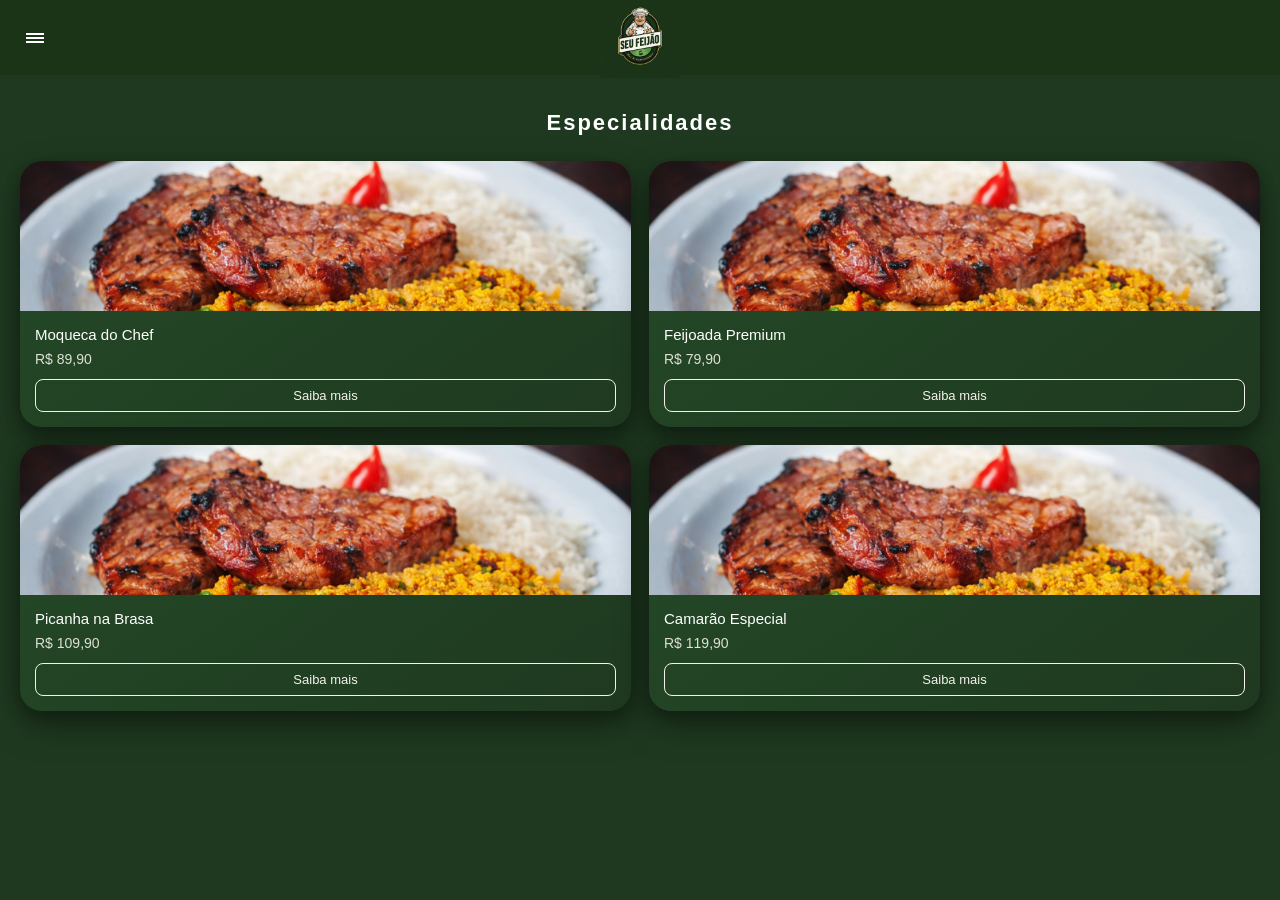
<file: index.html>
<!DOCTYPE html>
<html lang="pt-BR">
<head>
  <meta charset="UTF-8">
  <meta name="viewport" content="width=device-width, initial-scale=1.0">
  <title>Seu Feijão</title>
  <link rel="stylesheet" href="style.css">
</head>
<body>

<header class="header">
  <button class="menu-btn" id="menuBtn">
    <span></span>
    <span></span>
    <span></span>
  </button>

  <img src="images/logo.png" alt="Seu Feijão" class="logo">
</header>

<section class="especialidades" id="especialidades">

  <h2 class="section-title">Especialidades</h2>

  <div class="grid">

    <div class="card">
      <img src="images/prato1.png" alt="Moqueca do Chef">
      <div class="card-content">
        <h3>Moqueca do Chef</h3>
        <p class="price">R$ 89,90</p>
        <button class="btn">Saiba mais</button>
      </div>
    </div>

    <div class="card">
      <img src="images/prato1.png" alt="Feijoada Premium">
      <div class="card-content">
        <h3>Feijoada Premium</h3>
        <p class="price">R$ 79,90</p>
        <button class="btn">Saiba mais</button>
      </div>
    </div>

    <div class="card">
      <img src="images/prato1.png" alt="Picanha na Brasa">
      <div class="card-content">
        <h3>Picanha na Brasa</h3>
        <p class="price">R$ 109,90</p>
        <button class="btn">Saiba mais</button>
      </div>
    </div>

    <div class="card">
      <img src="images/prato1.png" alt="Camarão Especial">
      <div class="card-content">
        <h3>Camarão Especial</h3>
        <p class="price">R$ 119,90</p>
        <button class="btn">Saiba mais</button>
      </div>
    </div>

  </div>
</section>

<nav class="side-menu" id="sideMenu">
  <ul>
    <li><a href="#especialidades">Especialidades</a></li>
    <li><a href="#entradas">Entradas</a></li>
    <li><a href="#pratos">Pratos</a></li>
    <li><a href="#drinks">Drinks</a></li>
    <li><a href="#sobremesas">Sobremesas</a></li>
  </ul>
</nav>

<div class="overlay" id="overlay"></div>

<div class="modal" id="modal">
  <div class="modal-content">

    <button class="close-btn" id="closeModal">&times;</button>

    <img src="images/prato1.png" alt="Moqueca do Chef" class="modal-img">

    <div class="modal-body">

      <h2>Moqueca do Chef</h2>
      <p class="modal-price">R$ 89,90</p>

      <div class="divider"></div>

      <h3>Descrição</h3>
      <p>
        Moqueca tradicional com peixe fresco, leite de coco e temperos regionais.
      </p>

      <h3>Description</h3>
      <p>
        Traditional Brazilian fish stew with coconut milk and regional spices.
      </p>

      <h3>Ingredientes</h3>
      <p>
        Peixe, leite de coco, pimentões, cebola, coentro.
      </p>

      <h3>Ingredients</h3>
      <p>
        Fish, coconut milk, bell peppers, onion, coriander.
      </p>

      <div class="allergy-box">
        <strong>Atenção / Allergy Notice</strong>
        <p>
          Contém peixe e pode conter traços de crustáceos.
          <br>
          Contains fish and may contain traces of shellfish.
        </p>
      </div>

    </div>
  </div>
</div>

<script src="script.js"></script>
</body>
</html>
</file>
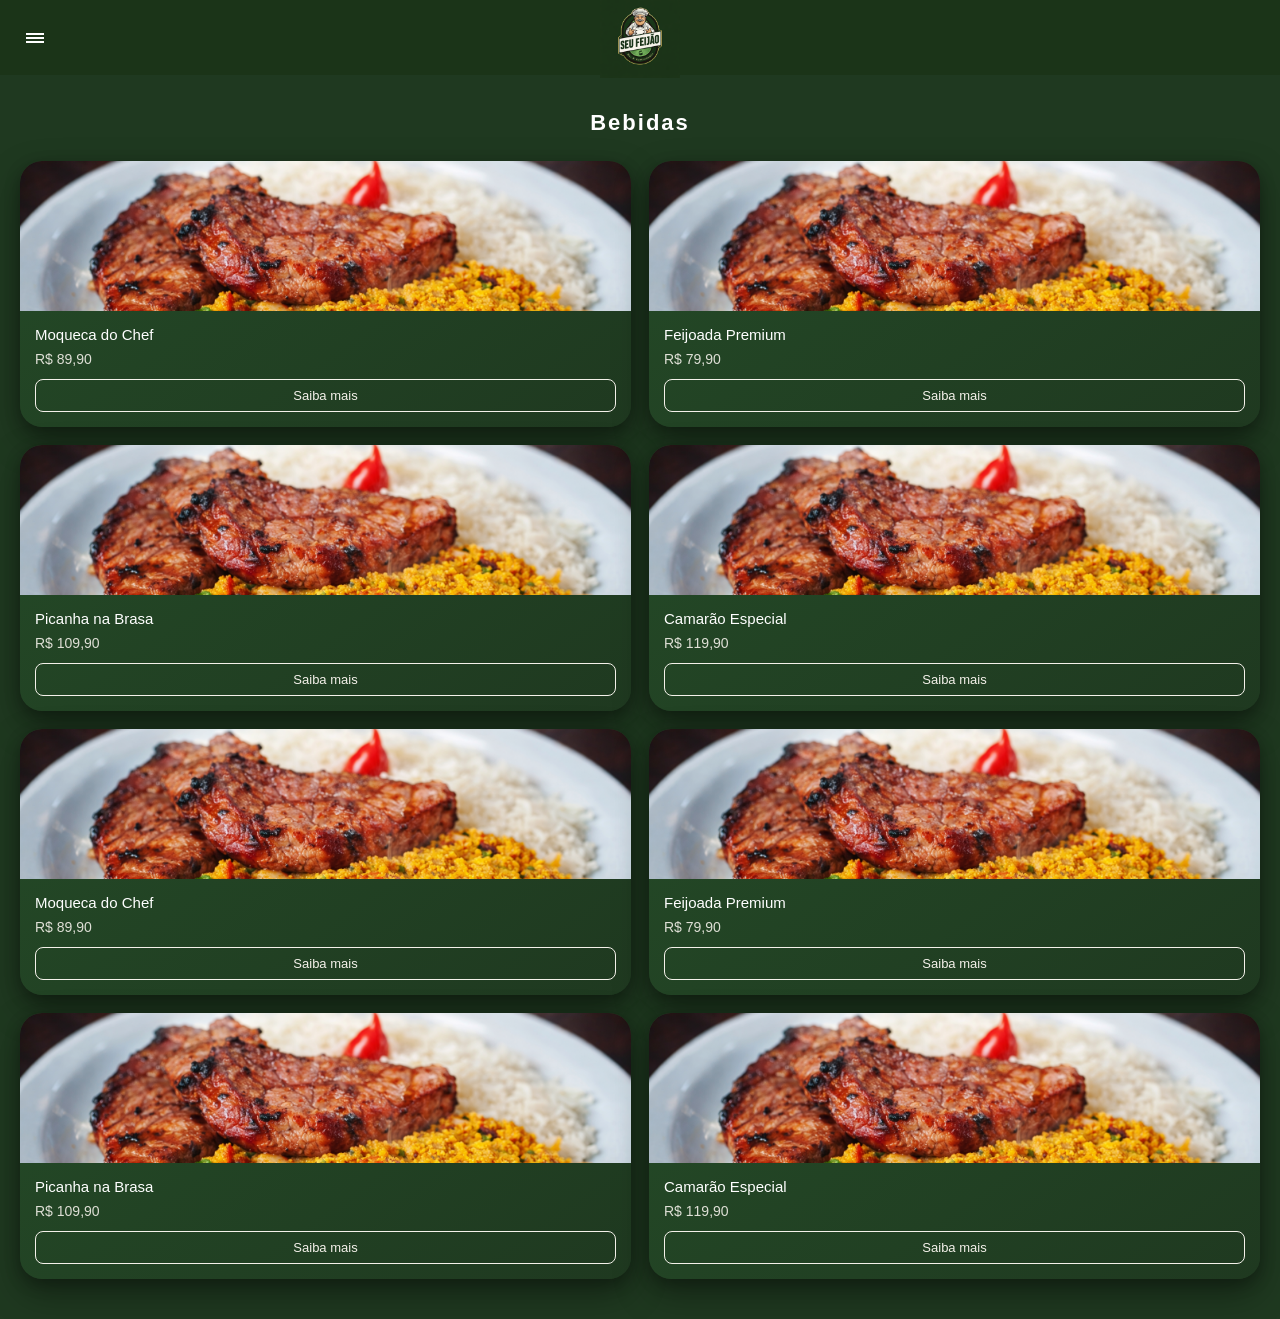
<file: drinks.html>
<!DOCTYPE html>
<html lang="pt-BR">
<head>
  <meta charset="UTF-8">
  <meta name="viewport" content="width=device-width, initial-scale=1.0">
  <title>Seu Feijão</title>
  <link rel="stylesheet" href="style.css">
</head>
<body>

<header class="header">
  <button class="menu-btn" id="menuBtn">
    <span></span>
    <span></span>
    <span></span>
  </button>

  <img src="images/logo.png" alt="Seu Feijão" class="logo">
</header>

<section class="especialidades" id="especialidades">

  <h2 class="section-title">Bebidas</h2>

  <div class="grid">

    <div class="card">
      <img src="images/prato1.png" alt="Moqueca do Chef">
      <div class="card-content">
        <h3>Moqueca do Chef</h3>
        <p class="price">R$ 89,90</p>
        <button class="btn">Saiba mais</button>
      </div>
    </div>

    <div class="card">
      <img src="images/prato1.png" alt="Feijoada Premium">
      <div class="card-content">
        <h3>Feijoada Premium</h3>
        <p class="price">R$ 79,90</p>
        <button class="btn">Saiba mais</button>
      </div>
    </div>

    <div class="card">
      <img src="images/prato1.png" alt="Picanha na Brasa">
      <div class="card-content">
        <h3>Picanha na Brasa</h3>
        <p class="price">R$ 109,90</p>
        <button class="btn">Saiba mais</button>
      </div>
    </div>

    <div class="card">
      <img src="images/prato1.png" alt="Camarão Especial">
      <div class="card-content">
        <h3>Camarão Especial</h3>
        <p class="price">R$ 119,90</p>
        <button class="btn">Saiba mais</button>
      </div>
    </div>

        <div class="card">
      <img src="images/prato1.png" alt="Moqueca do Chef">
      <div class="card-content">
        <h3>Moqueca do Chef</h3>
        <p class="price">R$ 89,90</p>
        <button class="btn">Saiba mais</button>
      </div>
    </div>

    <div class="card">
      <img src="images/prato1.png" alt="Feijoada Premium">
      <div class="card-content">
        <h3>Feijoada Premium</h3>
        <p class="price">R$ 79,90</p>
        <button class="btn">Saiba mais</button>
      </div>
    </div>

    <div class="card">
      <img src="images/prato1.png" alt="Picanha na Brasa">
      <div class="card-content">
        <h3>Picanha na Brasa</h3>
        <p class="price">R$ 109,90</p>
        <button class="btn">Saiba mais</button>
      </div>
    </div>

    <div class="card">
      <img src="images/prato1.png" alt="Camarão Especial">
      <div class="card-content">
        <h3>Camarão Especial</h3>
        <p class="price">R$ 119,90</p>
        <button class="btn">Saiba mais</button>
      </div>
    </div>

  </div>
</section>

<nav class="side-menu" id="sideMenu">
  <ul>
    <li><a href="index.html">Especialidades</a></li>
    <li><a href="entradas.html">Entradas</a></li>
    <li><a href="pratos.html">Pratos</a></li>
    <li><a href="drinks.html">Drinks</a></li>
    <li><a href="sobremesa.html">Sobremesas</a></li>
  </ul>
</nav>

<div class="overlay" id="overlay"></div>

<div class="modal" id="modal">
  <div class="modal-content">

    <button class="close-btn" id="closeModal">&times;</button>

    <img src="images/prato1.png" alt="Moqueca do Chef" class="modal-img">

    <div class="modal-body">

      <h2>Moqueca do Chef</h2>
      <p class="modal-price">R$ 89,90</p>

      <div class="divider"></div>

      <h3>Descrição</h3>
      <p>
        Moqueca tradicional com peixe fresco, leite de coco e temperos regionais.
      </p>

      <h3>Description</h3>
      <p>
        Traditional Brazilian fish stew with coconut milk and regional spices.
      </p>

      <h3>Ingredientes</h3>
      <p>
        Peixe, leite de coco, pimentões, cebola, coentro.
      </p>

      <h3>Ingredients</h3>
      <p>
        Fish, coconut milk, bell peppers, onion, coriander.
      </p>

      <div class="allergy-box">
        <strong>Atenção / Allergy Notice</strong>
        <p>
          Contém peixe e pode conter traços de crustáceos.
          <br>
          Contains fish and may contain traces of shellfish.
        </p>
      </div>

    </div>
  </div>
</div>

<script src="script.js"></script>
</body>
</html>
</file>
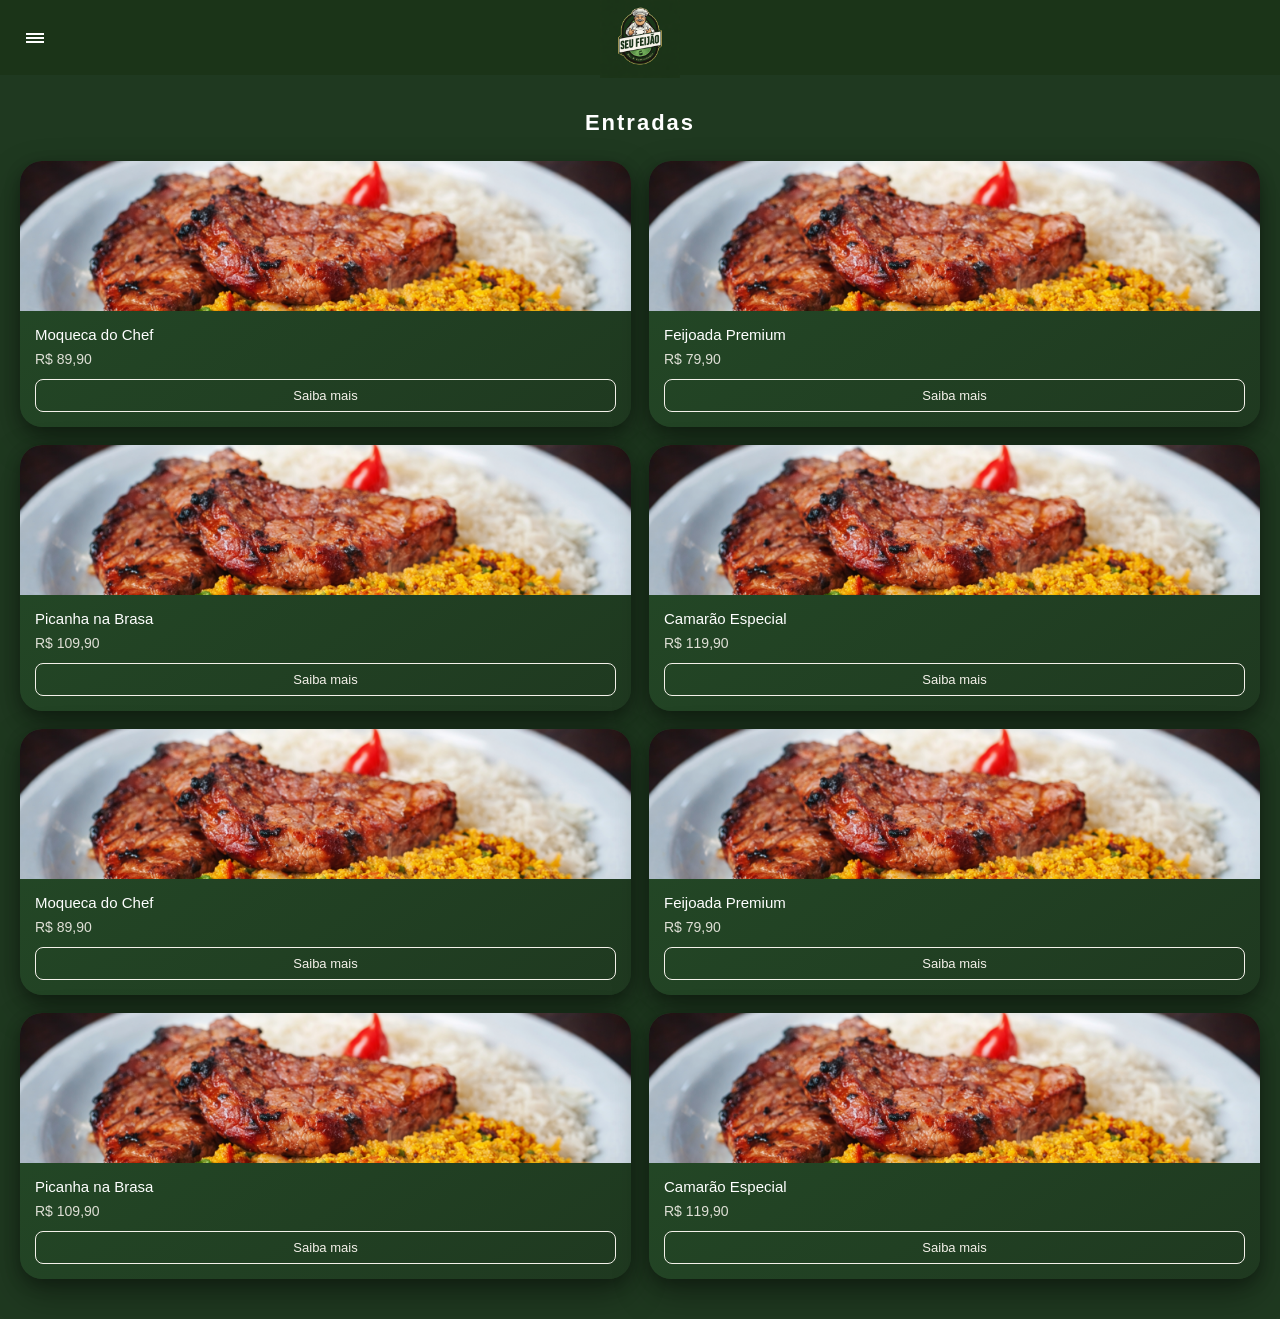
<file: entradas.html>
<!DOCTYPE html>
<html lang="pt-BR">
<head>
  <meta charset="UTF-8">
  <meta name="viewport" content="width=device-width, initial-scale=1.0">
  <title>Seu Feijão</title>
  <link rel="stylesheet" href="style.css">
</head>
<body>

<header class="header">
  <button class="menu-btn" id="menuBtn">
    <span></span>
    <span></span>
    <span></span>
  </button>

  <img src="images/logo.png" alt="Seu Feijão" class="logo">
</header>

<section class="especialidades" id="especialidades">

  <h2 class="section-title">Entradas</h2>

  <div class="grid">

    <div class="card">
      <img src="images/prato1.png" alt="Moqueca do Chef">
      <div class="card-content">
        <h3>Moqueca do Chef</h3>
        <p class="price">R$ 89,90</p>
        <button class="btn">Saiba mais</button>
      </div>
    </div>

    <div class="card">
      <img src="images/prato1.png" alt="Feijoada Premium">
      <div class="card-content">
        <h3>Feijoada Premium</h3>
        <p class="price">R$ 79,90</p>
        <button class="btn">Saiba mais</button>
      </div>
    </div>

    <div class="card">
      <img src="images/prato1.png" alt="Picanha na Brasa">
      <div class="card-content">
        <h3>Picanha na Brasa</h3>
        <p class="price">R$ 109,90</p>
        <button class="btn">Saiba mais</button>
      </div>
    </div>

    <div class="card">
      <img src="images/prato1.png" alt="Camarão Especial">
      <div class="card-content">
        <h3>Camarão Especial</h3>
        <p class="price">R$ 119,90</p>
        <button class="btn">Saiba mais</button>
      </div>
    </div>

        <div class="card">
      <img src="images/prato1.png" alt="Moqueca do Chef">
      <div class="card-content">
        <h3>Moqueca do Chef</h3>
        <p class="price">R$ 89,90</p>
        <button class="btn">Saiba mais</button>
      </div>
    </div>

    <div class="card">
      <img src="images/prato1.png" alt="Feijoada Premium">
      <div class="card-content">
        <h3>Feijoada Premium</h3>
        <p class="price">R$ 79,90</p>
        <button class="btn">Saiba mais</button>
      </div>
    </div>

    <div class="card">
      <img src="images/prato1.png" alt="Picanha na Brasa">
      <div class="card-content">
        <h3>Picanha na Brasa</h3>
        <p class="price">R$ 109,90</p>
        <button class="btn">Saiba mais</button>
      </div>
    </div>

    <div class="card">
      <img src="images/prato1.png" alt="Camarão Especial">
      <div class="card-content">
        <h3>Camarão Especial</h3>
        <p class="price">R$ 119,90</p>
        <button class="btn">Saiba mais</button>
      </div>
    </div>

  </div>
</section>

<nav class="side-menu" id="sideMenu">
   <ul>
    <li><a href="index.html">Especialidades</a></li>
    <li><a href="entradas.html">Entradas</a></li>
    <li><a href="pratos.html">Pratos</a></li>
    <li><a href="drinks.html">Drinks</a></li>
    <li><a href="sobremesa.html">Sobremesas</a></li>
  </ul>
</nav>

<div class="overlay" id="overlay"></div>

<div class="modal" id="modal">
  <div class="modal-content">

    <button class="close-btn" id="closeModal">&times;</button>

    <img src="images/prato1.png" alt="Moqueca do Chef" class="modal-img">

    <div class="modal-body">

      <h2>Moqueca do Chef</h2>
      <p class="modal-price">R$ 89,90</p>

      <div class="divider"></div>

      <h3>Descrição</h3>
      <p>
        Moqueca tradicional com peixe fresco, leite de coco e temperos regionais.
      </p>

      <h3>Description</h3>
      <p>
        Traditional Brazilian fish stew with coconut milk and regional spices.
      </p>

      <h3>Ingredientes</h3>
      <p>
        Peixe, leite de coco, pimentões, cebola, coentro.
      </p>

      <h3>Ingredients</h3>
      <p>
        Fish, coconut milk, bell peppers, onion, coriander.
      </p>

      <div class="allergy-box">
        <strong>Atenção / Allergy Notice</strong>
        <p>
          Contém peixe e pode conter traços de crustáceos.
          <br>
          Contains fish and may contain traces of shellfish.
        </p>
      </div>

    </div>
  </div>
</div>

<script src="script.js"></script>
</body>
</html>
</file>
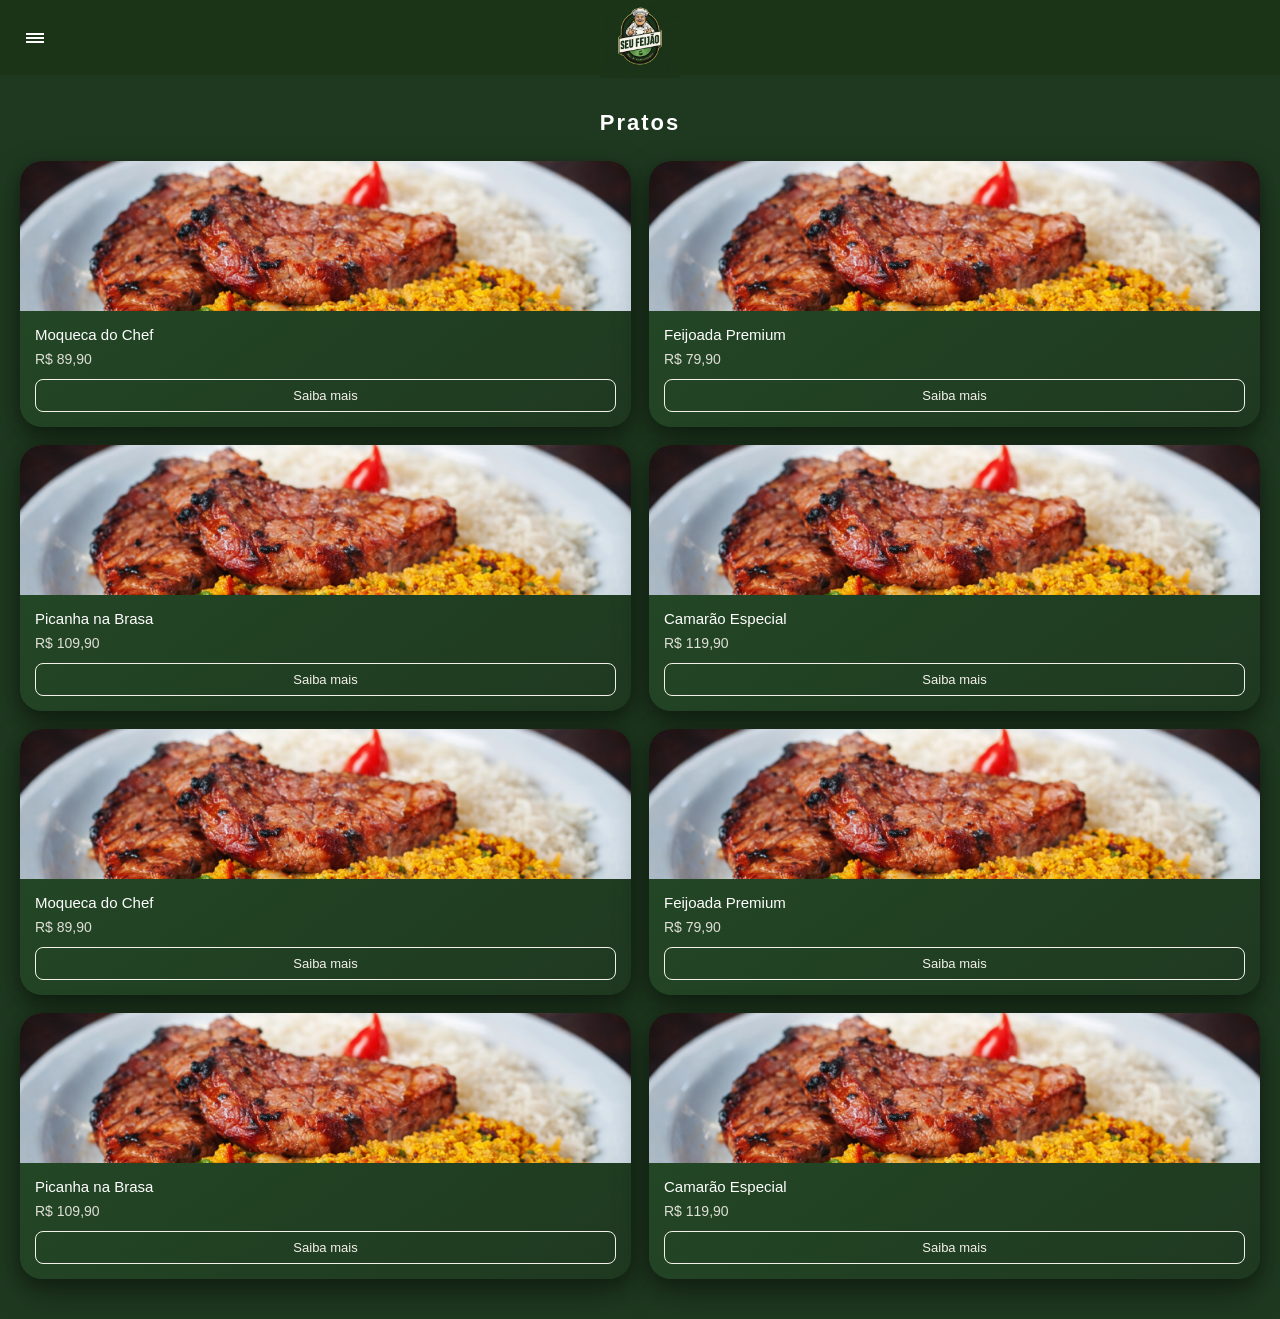
<file: pratos.html>
<!DOCTYPE html>
<html lang="pt-BR">
<head>
  <meta charset="UTF-8">
  <meta name="viewport" content="width=device-width, initial-scale=1.0">
  <title>Seu Feijão</title>
  <link rel="stylesheet" href="style.css">
</head>
<body>

<header class="header">
  <button class="menu-btn" id="menuBtn">
    <span></span>
    <span></span>
    <span></span>
  </button>

  <img src="images/logo.png" alt="Seu Feijão" class="logo">
</header>

<section class="especialidades" id="especialidades">

  <h2 class="section-title">Pratos</h2>

  <div class="grid">

    <div class="card">
      <img src="images/prato1.png" alt="Moqueca do Chef">
      <div class="card-content">
        <h3>Moqueca do Chef</h3>
        <p class="price">R$ 89,90</p>
        <button class="btn">Saiba mais</button>
      </div>
    </div>

    <div class="card">
      <img src="images/prato1.png" alt="Feijoada Premium">
      <div class="card-content">
        <h3>Feijoada Premium</h3>
        <p class="price">R$ 79,90</p>
        <button class="btn">Saiba mais</button>
      </div>
    </div>

    <div class="card">
      <img src="images/prato1.png" alt="Picanha na Brasa">
      <div class="card-content">
        <h3>Picanha na Brasa</h3>
        <p class="price">R$ 109,90</p>
        <button class="btn">Saiba mais</button>
      </div>
    </div>

    <div class="card">
      <img src="images/prato1.png" alt="Camarão Especial">
      <div class="card-content">
        <h3>Camarão Especial</h3>
        <p class="price">R$ 119,90</p>
        <button class="btn">Saiba mais</button>
      </div>
    </div>

        <div class="card">
      <img src="images/prato1.png" alt="Moqueca do Chef">
      <div class="card-content">
        <h3>Moqueca do Chef</h3>
        <p class="price">R$ 89,90</p>
        <button class="btn">Saiba mais</button>
      </div>
    </div>

    <div class="card">
      <img src="images/prato1.png" alt="Feijoada Premium">
      <div class="card-content">
        <h3>Feijoada Premium</h3>
        <p class="price">R$ 79,90</p>
        <button class="btn">Saiba mais</button>
      </div>
    </div>

    <div class="card">
      <img src="images/prato1.png" alt="Picanha na Brasa">
      <div class="card-content">
        <h3>Picanha na Brasa</h3>
        <p class="price">R$ 109,90</p>
        <button class="btn">Saiba mais</button>
      </div>
    </div>

    <div class="card">
      <img src="images/prato1.png" alt="Camarão Especial">
      <div class="card-content">
        <h3>Camarão Especial</h3>
        <p class="price">R$ 119,90</p>
        <button class="btn">Saiba mais</button>
      </div>
    </div>

  </div>
</section>

<nav class="side-menu" id="sideMenu">
  <ul>
    <ul>
    <li><a href="index.html">Especialidades</a></li>
    <li><a href="entradas.html">Entradas</a></li>
    <li><a href="pratos.html">Pratos</a></li>
    <li><a href="drinks.html">Drinks</a></li>
    <li><a href="sobremesa.html">Sobremesas</a></li>
  </ul>
</nav>

<div class="overlay" id="overlay"></div>

<div class="modal" id="modal">
  <div class="modal-content">

    <button class="close-btn" id="closeModal">&times;</button>

    <img src="images/prato1.png" alt="Moqueca do Chef" class="modal-img">

    <div class="modal-body">

      <h2>Moqueca do Chef</h2>
      <p class="modal-price">R$ 89,90</p>

      <div class="divider"></div>

      <h3>Descrição</h3>
      <p>
        Moqueca tradicional com peixe fresco, leite de coco e temperos regionais.
      </p>

      <h3>Description</h3>
      <p>
        Traditional Brazilian fish stew with coconut milk and regional spices.
      </p>

      <h3>Ingredientes</h3>
      <p>
        Peixe, leite de coco, pimentões, cebola, coentro.
      </p>

      <h3>Ingredients</h3>
      <p>
        Fish, coconut milk, bell peppers, onion, coriander.
      </p>

      <div class="allergy-box">
        <strong>Atenção / Allergy Notice</strong>
        <p>
          Contém peixe e pode conter traços de crustáceos.
          <br>
          Contains fish and may contain traces of shellfish.
        </p>
      </div>

    </div>
  </div>
</div>

<script src="script.js"></script>
</body>
</html>
</file>
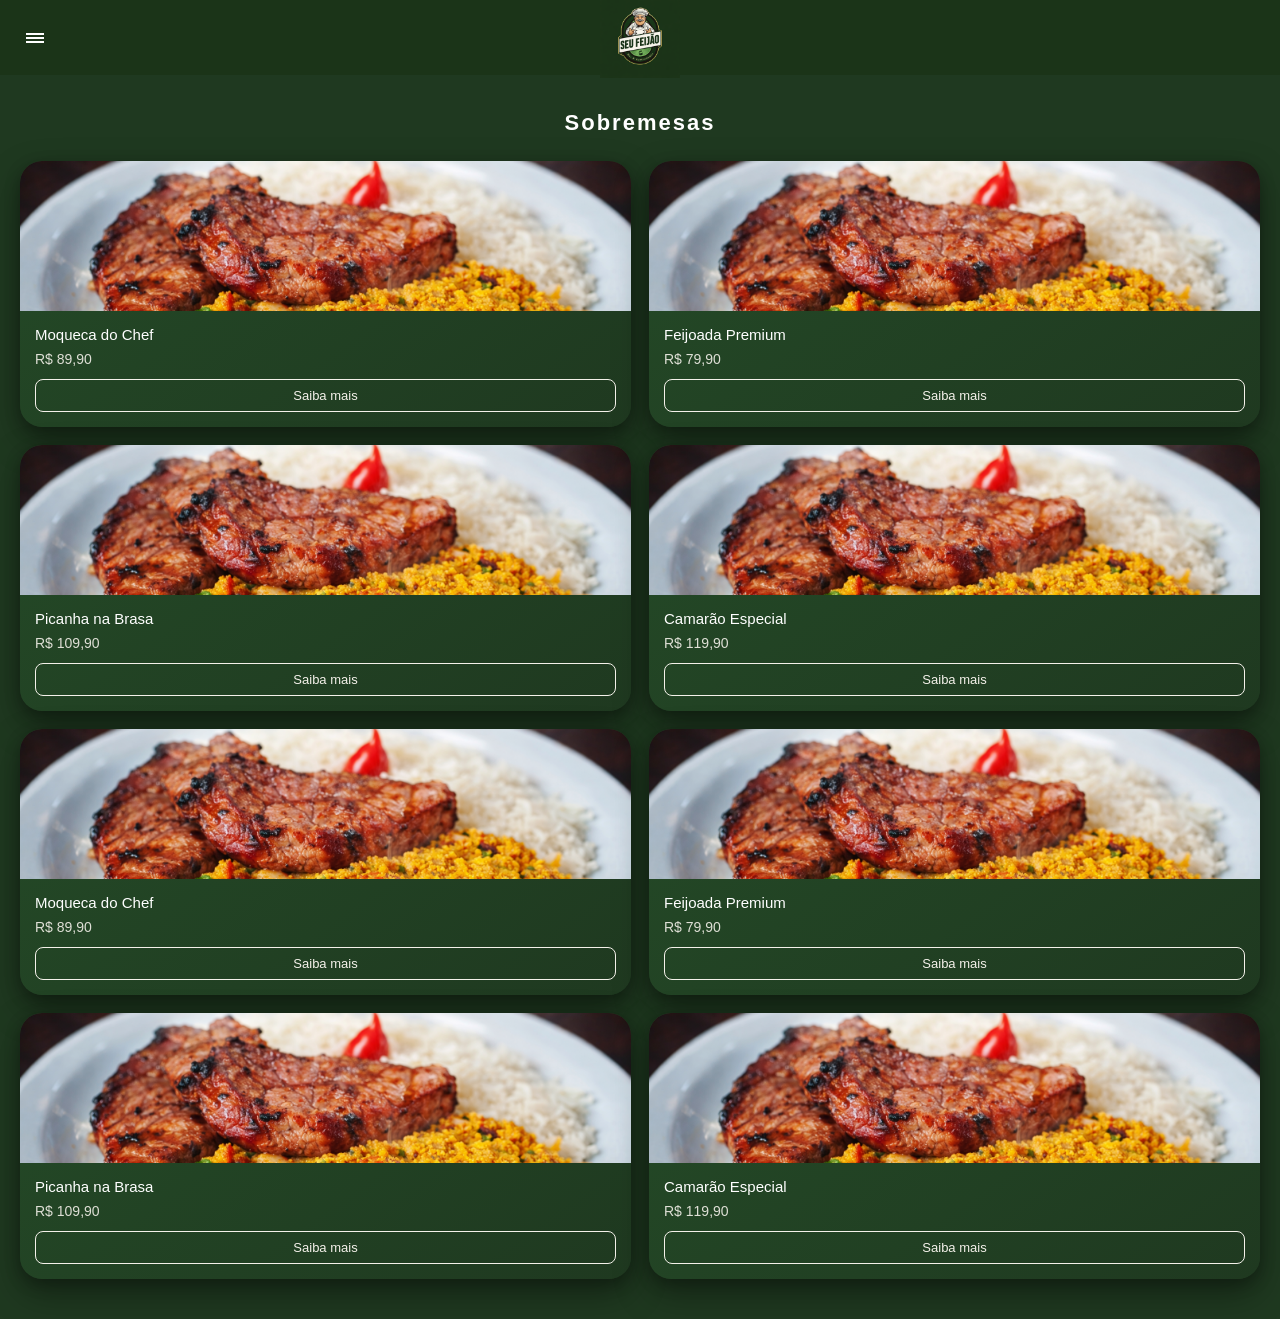
<file: sobremesa.html>
<!DOCTYPE html>
<html lang="pt-BR">
<head>
  <meta charset="UTF-8">
  <meta name="viewport" content="width=device-width, initial-scale=1.0">
  <title>Seu Feijão</title>
  <link rel="stylesheet" href="style.css">
</head>
<body>

<header class="header">
  <button class="menu-btn" id="menuBtn">
    <span></span>
    <span></span>
    <span></span>
  </button>

  <img src="images/logo.png" alt="Seu Feijão" class="logo">
</header>

<section class="especialidades" id="especialidades">

  <h2 class="section-title">Sobremesas</h2>

  <div class="grid">

    <div class="card">
      <img src="images/prato1.png" alt="Moqueca do Chef">
      <div class="card-content">
        <h3>Moqueca do Chef</h3>
        <p class="price">R$ 89,90</p>
        <button class="btn">Saiba mais</button>
      </div>
    </div>

    <div class="card">
      <img src="images/prato1.png" alt="Feijoada Premium">
      <div class="card-content">
        <h3>Feijoada Premium</h3>
        <p class="price">R$ 79,90</p>
        <button class="btn">Saiba mais</button>
      </div>
    </div>

    <div class="card">
      <img src="images/prato1.png" alt="Picanha na Brasa">
      <div class="card-content">
        <h3>Picanha na Brasa</h3>
        <p class="price">R$ 109,90</p>
        <button class="btn">Saiba mais</button>
      </div>
    </div>

    <div class="card">
      <img src="images/prato1.png" alt="Camarão Especial">
      <div class="card-content">
        <h3>Camarão Especial</h3>
        <p class="price">R$ 119,90</p>
        <button class="btn">Saiba mais</button>
      </div>
    </div>

        <div class="card">
      <img src="images/prato1.png" alt="Moqueca do Chef">
      <div class="card-content">
        <h3>Moqueca do Chef</h3>
        <p class="price">R$ 89,90</p>
        <button class="btn">Saiba mais</button>
      </div>
    </div>

    <div class="card">
      <img src="images/prato1.png" alt="Feijoada Premium">
      <div class="card-content">
        <h3>Feijoada Premium</h3>
        <p class="price">R$ 79,90</p>
        <button class="btn">Saiba mais</button>
      </div>
    </div>

    <div class="card">
      <img src="images/prato1.png" alt="Picanha na Brasa">
      <div class="card-content">
        <h3>Picanha na Brasa</h3>
        <p class="price">R$ 109,90</p>
        <button class="btn">Saiba mais</button>
      </div>
    </div>

    <div class="card">
      <img src="images/prato1.png" alt="Camarão Especial">
      <div class="card-content">
        <h3>Camarão Especial</h3>
        <p class="price">R$ 119,90</p>
        <button class="btn">Saiba mais</button>
      </div>
    </div>

  </div>
</section>

<nav class="side-menu" id="sideMenu">
   <ul>
    <li><a href="index.html">Especialidades</a></li>
    <li><a href="entradas.html">Entradas</a></li>
    <li><a href="pratos.html">Pratos</a></li>
    <li><a href="drinks.html">Drinks</a></li>
    <li><a href="sobremesa.html">Sobremesas</a></li>
  </ul>
</nav>

<div class="overlay" id="overlay"></div>

<div class="modal" id="modal">
  <div class="modal-content">

    <button class="close-btn" id="closeModal">&times;</button>

    <img src="images/prato1.png" alt="Moqueca do Chef" class="modal-img">

    <div class="modal-body">

      <h2>Moqueca do Chef</h2>
      <p class="modal-price">R$ 89,90</p>

      <div class="divider"></div>

      <h3>Descrição</h3>
      <p>
        Moqueca tradicional com peixe fresco, leite de coco e temperos regionais.
      </p>

      <h3>Description</h3>
      <p>
        Traditional Brazilian fish stew with coconut milk and regional spices.
      </p>

      <h3>Ingredientes</h3>
      <p>
        Peixe, leite de coco, pimentões, cebola, coentro.
      </p>

      <h3>Ingredients</h3>
      <p>
        Fish, coconut milk, bell peppers, onion, coriander.
      </p>

      <div class="allergy-box">
        <strong>Atenção / Allergy Notice</strong>
        <p>
          Contém peixe e pode conter traços de crustáceos.
          <br>
          Contains fish and may contain traces of shellfish.
        </p>
      </div>

    </div>
  </div>
</div>

<script src="script.js"></script>
</body>
</html>
</file>
<file: style.css>
* {
  margin: 0;
  padding: 0;
  box-sizing: border-box;
}

body {
  background: #1F3920; /* fundo verde escuro da logo */
  color: #F4F1EA; /* texto claro para contraste */
  font-family: -apple-system, BlinkMacSystemFont, sans-serif;
  overflow-x: hidden;
}

/* HEADER */

.header {
  position: fixed;
  top: 0;
  width: 100%;
  height: 75px;
  background: #1B3418;
  display: flex;
  align-items: center;
  justify-content: center;
  z-index: 1000;
}

/* LOGO */

.logo {
  height: 80px;
  object-fit: contain;
}

/* MENU BUTTON */

.menu-btn {
  position: absolute;
  left: 20px;
  width: 30px;
  height: 22px;
  background: none;
  border: none;
  cursor: pointer;
  display: flex;
  flex-direction: column;
  justify-content: space-between;
  padding: 6px;
}

.menu-btn span {
  height: 2px;
  width: 100%;
  background: #FFFFFF;
  transition: 0.3s ease;
}

/* SIDE MENU */

.side-menu {
  position: fixed;
  top: 75px;
  left: -100%;
  width: 80%;
  height: calc(100vh - 75px);

  background: rgba(31, 57, 32, 0.22);
  backdrop-filter: blur(18px);
  -webkit-backdrop-filter: blur(18px);

  padding-top: 40px;
  transition: left 0.4s ease;
  z-index: 1100;

  background: linear-gradient(
  to bottom,
  rgba(31, 57, 32, 0.80),
  rgba(31, 57, 32, 0.65)
);
}

.side-menu ul {
  list-style: none;
  padding-left: 40px;
}

.side-menu li {
  margin-bottom: 30px;
  border-bottom: 1px solid rgba(255,255,255,0.08);
  padding-bottom: 10px;
}

.side-menu a {
  color: #FFFFFF;
  font-size: 22px;
  letter-spacing: 1px;
  font-weight: 500;
  text-decoration: none;
}

/* OVERLAY */

.overlay {
  position: fixed;
  inset: 0;
  background: rgba(0,0,0,0.2);
  opacity: 0;
  pointer-events: none;
  transition: 0.3s ease;
  z-index: 1050;
}

/* ACTIVE STATES */

.side-menu.active {
  left: 0;
}

.overlay.active {
  opacity: 1;
  pointer-events: all;
  .overlay {
  background: rgba(0,0,0,0.2);
}
}

body.menu-open {
  overflow: hidden;
}

/* ANIMAÇÃO DO BOTÃO */

.menu-btn.active span:nth-child(1) {
  transform: rotate(45deg) translate(5px, 5px);
}

.menu-btn.active span:nth-child(2) {
  opacity: 0;
}

.menu-btn.active span:nth-child(3) {
  transform: rotate(-45deg) translate(6px, -6px);
}

/* SEÇÃO */

.especialidades {
  padding: 110px 20px 40px; /* espaço por causa do header fixo */
}

.section-title {
  text-align: center;
  font-size: 22px;
  margin-bottom: 25px;
  letter-spacing: 2px;
  color: white;
  font-weight: 600;
}

/* GRID */

.grid {
  display: grid;
  grid-template-columns: repeat(2, 1fr);
  gap: 18px;
}

/* CARD */

.card {
  background: linear-gradient(145deg, #244A27, #1F3920);
  border-radius: 22px;
  overflow: hidden;

  box-shadow:
    0 15px 35px rgba(0, 0, 0, 0.35),
    0 5px 15px rgba(0, 0, 0, 0.25);

  transition: transform 0.35s ease, box-shadow 0.35s ease;
}

.card img {
  width: 100%;
  height: 150px;
  object-fit: cover;
  display: block;
}

.card-content {
  padding: 15px;
}

.card h3 {
  font-size: 15px;
  margin-bottom: 8px;
  color: #FFFFFF;
  font-weight: 500;
}

.price {
  color: #F4F1EA;
  font-size: 14px;
  margin-bottom: 12px;
  opacity: 0.9;
}

/* BOTÃO */

.btn {
  width: 100%;
  padding: 8px;
  background: transparent;
  border: 1px solid #F4F1EA;
  color: #F4F1EA;
  border-radius: 8px;
  font-size: 13px;
  cursor: pointer;
}

/* EFEITO 3D LEVE */

.card:active {
  transform: scale(0.97);
}

/* MODAL BASE */

.modal {
  position: fixed;
  inset: 0;
  background: rgba(0, 0, 0, 0.55);
  backdrop-filter: blur(6px);
  display: none;
  align-items: center;
  justify-content: center;
  z-index: 2000;
  padding: 20px;
}

.modal.active {
  display: flex;
}

/* CONTEÚDO */

.modal-content {
  background: #1F3920;
  width: 100%;
  max-height: 90vh;
  border-radius: 22px;
  overflow-y: auto;
  box-shadow: 0 25px 50px rgba(0,0,0,0.5);
  animation: fadeIn 0.3s ease;
}

.modal-img {
  width: 100%;
  height: 200px;
  object-fit: cover;
}

/* CORPO */

.modal-body {
  padding: 20px;
  color: #F4F1EA;
}

.modal-body h2 {
  font-size: 20px;
  margin-bottom: 5px;
}

.modal-price {
  font-size: 16px;
  margin-bottom: 15px;
  opacity: 0.9;
}

.modal-body h3 {
  margin-top: 15px;
  font-size: 14px;
  color: #CFE8CF;
  letter-spacing: 1px;
}

.modal-body p {
  font-size: 14px;
  margin-top: 5px;
  line-height: 1.4;
}

/* DIVISOR */

.divider {
  height: 1px;
  background: rgba(255,255,255,0.15);
  margin: 10px 0 15px;
}

/* ALERTA ALERGIA */

.allergy-box {
  margin-top: 20px;
  padding: 12px;
  border-radius: 10px;
  background: rgba(0,0,0,0.3);
  font-size: 13px;
}

/* BOTÃO FECHAR */

.close-btn {
  position: absolute;
  top: 25px;
  right: 30px;
  font-size: 28px;
  background: none;
  border: none;
  color: #FFFFFF;
  cursor: pointer;
}

/* ANIMAÇÃO */

@keyframes fadeIn {
  from {
    opacity: 0;
    transform: translateY(15px);
  }
  to {
    opacity: 1;
    transform: translateY(0);
  }
}
</file>
